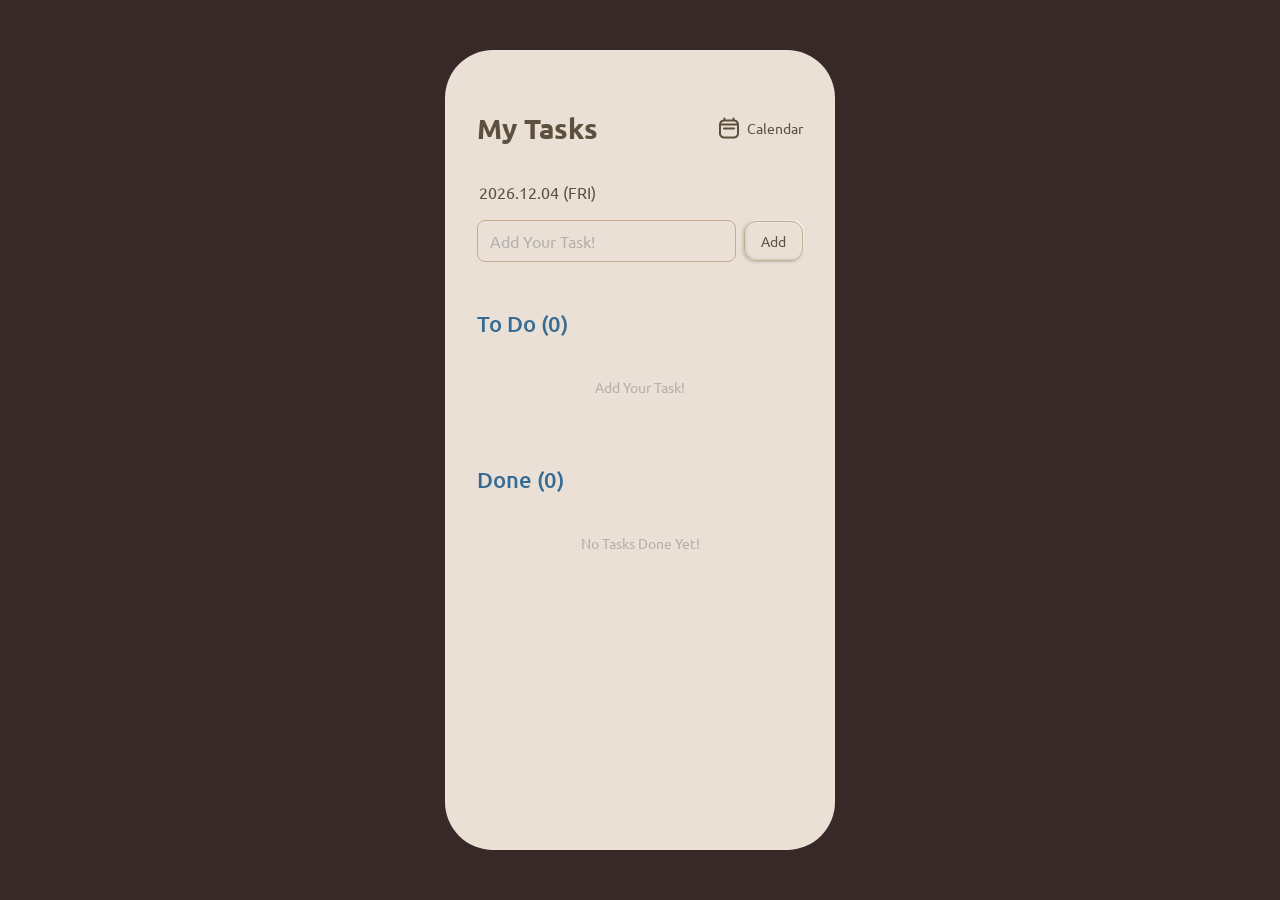
<file: index.html>
<!DOCTYPE html>
<html lang="en">
  <head>
    <meta charset="UTF-8" />
    <!-- Ubuntu (Font) -->
    <link rel="preconnect" href="https://fonts.googleapis.com" />
    <link rel="preconnect" href="https://fonts.gstatic.com" crossorigin />
    <link
      href="https://fonts.googleapis.com/css2?family=Gabarito:wght@400..900&family=Ubuntu:ital,wght@0,300;0,400;0,500;0,700;1,300;1,400;1,500;1,700&display=swap"
      rel="stylesheet"
    />
    <link rel="stylesheet" href="./styles.css" />
    <meta name="viewport" content="width=device-width, initial-scale=1.0" />
    <title>To Do List</title>
  </head>
  <body>
    <div class="top-level-container">
      <div class="mobile-phone">
        <header class="header">
          <h1 class="header-title">My Tasks</h1>
          <button class="calendar-button">
            <img src="icons/calendar.svg" alt="calendar icon" />
            <span class="calendar-text">Calendar</span>
            <input type="date" id="date-picker" class="date-picker" />
          </button>
        </header>

        <div class="date-task-container">
          <span class="today-date"></span>

          <form class="add-task-form" id="add-task-form">
            <input
              type="text"
              class="add-task-input"
              placeholder="Add Your Task!"
              autofocus
            />
            <button class="add-task-button" type="submit">Add</button>
          </form>
        </div>

        <section class="task-list-container">
          <h2 class="subtitle" id="to-do-list-title"></h2>
          <ul class="task-list" id="to-do-list"></ul>
          <p class="no-tasks" id="no-tasks-to-do"></p>
        </section>

        <section class="task-list-container">
          <h2 class="subtitle" id="done-list-title"></h2>
          <ul class="task-list" id="done-list"></ul>
          <p class="no-tasks" id="no-tasks-done"></p>
        </section>
      </div>
    </div>

    <script src="./app.js"></script>
  </body>
</html>
</file>
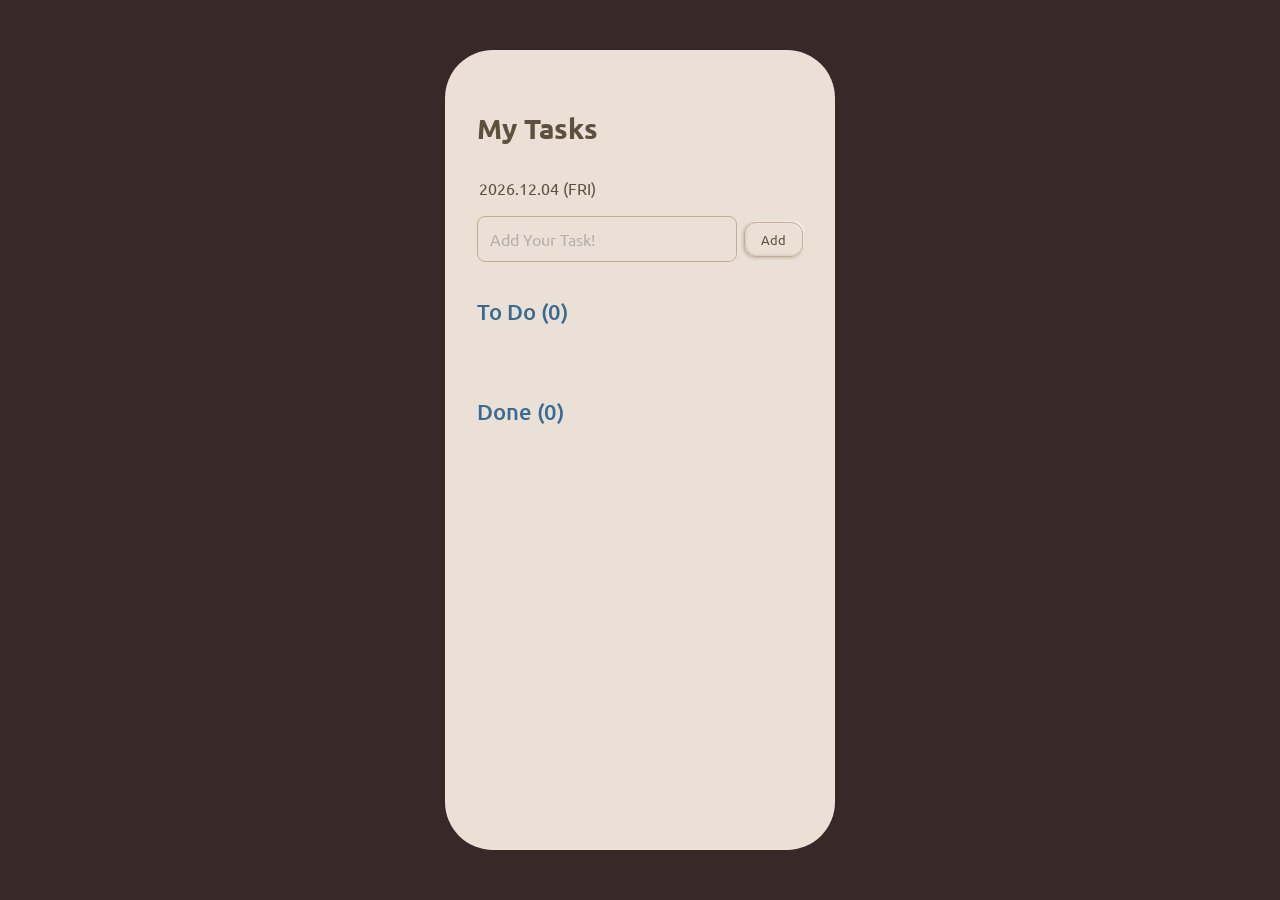
<file: public/index.html>
<!DOCTYPE html>
<html lang="en">
  <head>
    <meta charset="UTF-8" />
    <!-- Ubuntu (Font) -->
    <link rel="preconnect" href="https://fonts.googleapis.com" />
    <link rel="preconnect" href="https://fonts.gstatic.com" crossorigin />
    <link
      href="https://fonts.googleapis.com/css2?family=Gabarito:wght@400..900&family=Ubuntu:ital,wght@0,300;0,400;0,500;0,700;1,300;1,400;1,500;1,700&display=swap"
      rel="stylesheet"
    />
    <link rel="stylesheet" href="./styles.css" />
    <meta name="viewport" content="width=device-width, initial-scale=1.0" />
    <title>To Do List</title>
  </head>
  <body>
    <div class="top-level-container">
      <div class="mobile-phone">
        <header class="header">
          <h1 class="header-title">My Tasks</h1>
        </header>

        <div class="date-task-container">
          <span class="today-date"></span>

          <label class="add-task-form">
            <input
              type="text"
              class="add-task-input"
              placeholder="Add Your Task!"
              autofocus
            />
            <button class="add-task-button">Add</button>
          </label>
        </div>

        <section class="task-list-container">
          <h2 class="subtitle" id="to-do-list-title"></h2>
          <ul class="task-list" id="to-do-list"></ul>
        </section>

        <section class="task-list-container">
          <h2 class="subtitle" id="done-list-title"></h2>
          <ul class="task-list" id="done-list"></ul>
        </section>
      </div>
    </div>

    <script src="./app.js"></script>
  </body>
</html>
</file>
<file: styles.css>
* {
  box-sizing: border-box;
}

html {
  font-size: 10px;
}

body {
  margin: 0;
  font-family: var(--font-primary);
  font-style: normal;

  background: var(--almond);

  @media (min-width: 430px) {
    background: var(--background);
  }
}

h1,
h2,
h3,
h4,
h5,
h6 {
  margin: 0;
}

ul,
li {
  margin: 0;
  padding: 0;
  list-style: none;
}

input {
  background: none;
  outline: none;

  font-family: var(--font-primary);
}

input[type='checkbox'] {
  appearance: none;
}

button {
  background: none;
  border: none;
  cursor: pointer;

  font-family: var(--font-primary);
}

:root {
  --almond: #eae0d5;
  --beige: #c6ac8f;
  --walnut: #5e503f;
  --gray: #b5aeae;
  --gunmetal: #366b94;
  --background: #382828;

  --font-primary: 'Ubuntu', sans-serif;
  --font-size-large: 2.8rem;
  --font-size-medium: 2.2rem;
  --font-size-small: 1.6rem;
}

.top-level-container {
  width: 100vw;
  height: 100vh;

  display: flex;
  justify-content: center;
  align-items: center;
}

.mobile-phone {
  width: 100vw;
  height: 100vh;
  padding: 60px 32px;

  font-family: var(--font-primary);
  font-style: normal;

  overflow: scroll;

  @media (min-width: 430px) {
    width: 390px;
    height: 800px;
    border-radius: 48px;
    background: var(--almond);
  }

  &::-webkit-scrollbar {
    display: none;
  }
}

.header {
  width: 100%;
  height: fit-content;
  margin-bottom: 3.6rem;

  display: flex;
  justify-content: space-between;
  align-items: center;
}

.header-title {
  font-size: var(--font-size-large);
  font-weight: 700;
  color: var(--walnut);
}

.calendar-button {
  position: relative;

  width: fit-content;
  height: fit-content;
  padding: 0;

  display: flex;
  align-items: center;
  gap: 0.8rem;
}

.calendar-text {
  font-size: 1.4rem;
  font-weight: 400;
  color: var(--walnut);
}

.date-picker {
  position: absolute;
  top: 50%;
  right: 50%;
  opacity: 0;
  z-index: -1;
}

.date-task-container {
  width: 100%;
  height: fit-content;
  margin-bottom: 4.8rem;

  display: flex;
  flex-direction: column;
  gap: 1.8rem;
}

.today-date {
  margin-left: 0.2rem;
  font-size: var(--font-size-small);
  font-weight: 400;
  color: var(--walnut);
}

.add-task-form {
  width: 100%;
  height: 4.2rem;

  display: flex;
  justify-content: space-between;
  align-items: center;
  gap: 0.8rem;
}

.add-task-input {
  flex-grow: 1;

  width: 100%;
  height: fit-content;
  padding: 1rem 1.2rem;

  border-radius: 8px;
  border: 1px solid var(--beige);

  font-size: 1.6rem;
  font-weight: 400;

  color: var(--walnut);

  &::placeholder {
    color: var(--gray);
  }
}

.add-task-button {
  width: fit-content;
  height: fit-content;
  padding: 1rem 1.6rem;

  border-radius: 12px;
  border: 1px solid var(--beige);

  font-size: 1.4rem;
  color: var(--walnut);

  box-shadow: -1px 1px 2px 0px rgba(255, 255, 255, 0.3) inset,
    1px -1px 2px 0px rgba(187, 179, 170, 0.5) inset,
    1px 1px 2px 0px rgba(187, 179, 170, 0.2),
    -1px -1px 2px 0px rgba(187, 179, 170, 0.2),
    1px -1px 2px 0px rgba(255, 255, 255, 0.9),
    -1px 1px 3px 0px rgba(187, 179, 170, 0.9);
}

.task-list-container {
  width: 100%;
  height: fit-content;
  margin-bottom: 5.4rem;
}

.subtitle {
  margin-bottom: 2.4rem;

  font-size: var(--font-size-medium);
  font-weight: 500;
  color: var(--gunmetal);
}

.task-list {
  width: 100%;
  height: fit-content;

  display: flex;
  flex-direction: column;
  gap: 2.4rem;
}

.task-delete-container {
  width: 100%;
  height: fit-content;

  display: flex;
  align-items: center;
  gap: 1.6rem;
}

.task-item {
  width: 28rem;
  height: fit-content;
  padding: 1.4rem 1.6rem;

  display: flex;
  align-items: center;

  border-radius: 16px;

  background: transparent;
}

.task-delete-button {
  width: fit-content;
  height: fit-content;
  padding: 0.2rem 0.4rem;

  &:hover {
    transform: scale(1.1);
  }

  transition: transform 0.15s ease-out;
}

.to-do-item {
  box-shadow: -1px 1px 2px 0px rgba(129, 123, 117, 0.2),
    1px -1px 2px 0px rgba(129, 123, 117, 0.2),
    -1px -1px 2px 0px rgba(255, 255, 255, 0.9),
    1px 1px 3px 0px rgba(129, 123, 117, 0.9),
    1px 1px 2px 0px rgba(255, 255, 255, 0.3) inset,
    -1px -1px 2px 0px rgba(129, 123, 117, 0.5) inset;
}

.done-item {
  box-shadow: -1px 1px 2px 0px rgba(131, 125, 119, 0.2) inset,
    1px -1px 2px 0px rgba(131, 125, 119, 0.2) inset,
    -1px -1px 2px 0px rgba(255, 255, 255, 0.9) inset,
    1px 1px 3px 0px rgba(131, 125, 119, 0.9) inset,
    1px 1px 2px 0px rgba(255, 255, 255, 0.3),
    -1px -1px 2px 0px rgba(131, 125, 119, 0.5);
}

.checkbox-container {
  position: relative;

  width: 1.8rem;
  height: 1.8rem;
  margin-right: 1.4rem;
}

.task-checkbox {
  width: 1.8rem;
  height: 1.8rem;
  margin: 0;

  border-radius: 4px;
  border: 2px solid var(--walnut);

  flex-shrink: 0;

  cursor: pointer;

  &:checked {
    background: var(--walnut);
  }
}

.check-icon {
  position: absolute;
  top: 50%;
  left: 50%;
  z-index: 1;
  transform: translate(-50%, -50%);

  cursor: pointer;
}

.task-text {
  font-size: var(--font-size-small);
  font-weight: 400;
  line-height: 1.4;
  color: var(--walnut);

  overflow-x: scroll;

  &::-webkit-scrollbar {
    display: none;
  }
}

.done-text {
  text-decoration: line-through;
  color: var(--gray);
}

.no-tasks {
  margin: 0;
  padding: 1.6rem 0;
  font-size: 1.4rem;
  color: var(--gray);
  text-align: center;
}
</file>
<file: public/styles.css>
* {
  box-sizing: border-box;
}

html {
  font-size: 10px;
}

body {
  margin: 0;
  font-family: var(--font-primary);
  font-style: normal;
}

h1,
h2,
h3,
h4,
h5,
h6 {
  margin: 0;
}

ul,
li {
  margin: 0;
  padding: 0;
  list-style: none;
}

input {
  background: none;
  outline: none;

  font-family: var(--font-primary);
}

input[type='checkbox'] {
  appearance: none;
}

button {
  background: none;
  border: none;
  cursor: pointer;

  font-family: var(--font-primary);
}

:root {
  --almond: #eae0d5;
  --beige: #c6ac8f;
  --walnut: #5e503f;
  --gray: #b5aeae;
  --gunmetal: #366b94;
  --background: #382828;

  --font-primary: 'Ubuntu', sans-serif;
  --font-size-large: 2.8rem;
  --font-size-medium: 2.2rem;
  --font-size-small: 1.6rem;
}

.top-level-container {
  width: 100vw;
  height: 100vh;

  display: flex;
  justify-content: center;
  align-items: center;

  background: var(--background);
}

.mobile-phone {
  width: 390px;
  height: 800px;
  padding: 60px 32px;

  border-radius: 48px;

  background: var(--almond);

  font-family: var(--font-primary);
  font-style: normal;

  overflow: scroll;

  &::-webkit-scrollbar {
    display: none;
  }
}

.header {
  width: 100%;
  height: fit-content;
  margin-bottom: 3.2rem;

  display: flex;
  align-items: center;
}

.header-title {
  font-size: var(--font-size-large);
  font-weight: 700;
  color: var(--walnut);
}

.date-task-container {
  width: 100%;
  height: fit-content;
  margin-bottom: 3.6rem;

  display: flex;
  flex-direction: column;
  gap: 1.8rem;
}

.today-date {
  margin-left: 0.2rem;
  font-size: var(--font-size-small);
  font-weight: 400;
  color: var(--walnut);
}

.add-task-form {
  width: 100%;
  height: fit-content;

  display: flex;
  justify-content: space-between;
  align-items: center;
}

.add-task-input {
  width: 26rem;
  height: fit-content;
  padding: 1.2rem;

  border-radius: 8px;
  border: 1px solid var(--beige);

  font-size: 1.6rem;
  font-weight: 400;

  color: var(--walnut);

  &::placeholder {
    color: var(--gray);
  }
}

.add-task-button {
  width: fit-content;
  height: fit-content;
  padding: 0.8rem 1.6rem;

  border-radius: 12px;
  border: 1px solid var(--beige);

  color: var(--walnut);

  box-shadow: -1px 1px 2px 0px rgba(255, 255, 255, 0.3) inset,
    1px -1px 2px 0px rgba(187, 179, 170, 0.5) inset,
    1px 1px 2px 0px rgba(187, 179, 170, 0.2),
    -1px -1px 2px 0px rgba(187, 179, 170, 0.2),
    1px -1px 2px 0px rgba(255, 255, 255, 0.9),
    -1px 1px 3px 0px rgba(187, 179, 170, 0.9);
}

.task-list-container {
  width: 100%;
  height: fit-content;
  margin-bottom: 5.4rem;
}

.subtitle {
  margin-bottom: 1.8rem;

  font-size: var(--font-size-medium);
  font-weight: 500;
  color: var(--gunmetal);
}

.task-list {
  width: 100%;
  height: fit-content;

  display: flex;
  flex-direction: column;
  gap: 2.4rem;
}

.task-delete-container {
  width: 100%;
  height: fit-content;

  display: flex;
  align-items: center;
  gap: 1.6rem;
}

.task-item {
  flex-grow: 1;

  width: 100%;
  height: fit-content;
  padding: 1.4rem 1.6rem;

  display: flex;
  align-items: center;

  border-radius: 16px;

  background: transparent;

  overflow-x: scroll;
}

.task-delete-button {
  width: fit-content;
  height: fit-content;
  padding: 0.2rem 0.4rem;

  &:hover {
    transform: scale(1.1);
  }

  transition: transform 0.15s ease-out;
}

.to-do-item {
  box-shadow: 1px 1px 2px 0px rgba(255, 255, 255, 0.3) inset,
    -1px -1px 2px 0px rgba(129, 123, 117, 0.5) inset;
}

.done-item {
  box-shadow: -1px 1px 2px 0px rgba(131, 125, 119, 0.2) inset,
    1px -1px 2px 0px rgba(131, 125, 119, 0.2) inset,
    -1px -1px 2px 0px rgba(255, 255, 255, 0.9) inset,
    1px 1px 3px 0px rgba(131, 125, 119, 0.9) inset,
    1px 1px 2px 0px rgba(255, 255, 255, 0.3),
    -1px -1px 2px 0px rgba(131, 125, 119, 0.5);
}

.checkbox-container {
  position: relative;

  width: 1.8rem;
  height: 1.8rem;
  margin-right: 1.4rem;
}

.task-checkbox {
  width: 1.8rem;
  height: 1.8rem;
  margin: 0;

  border-radius: 4px;
  border: 2px solid var(--walnut);

  flex-shrink: 0;

  cursor: pointer;

  &:checked {
    background: var(--walnut);
  }
}

.check-icon {
  position: absolute;
  top: 50%;
  left: 50%;
  z-index: 1;
  transform: translate(-50%, -50%);
}

.task-text {
  font-size: var(--font-size-small);
  font-weight: 400;
  line-height: 1.4;
  color: var(--walnut);
}

.done-text {
  text-decoration: line-through;
  color: var(--gray);
}
</file>
